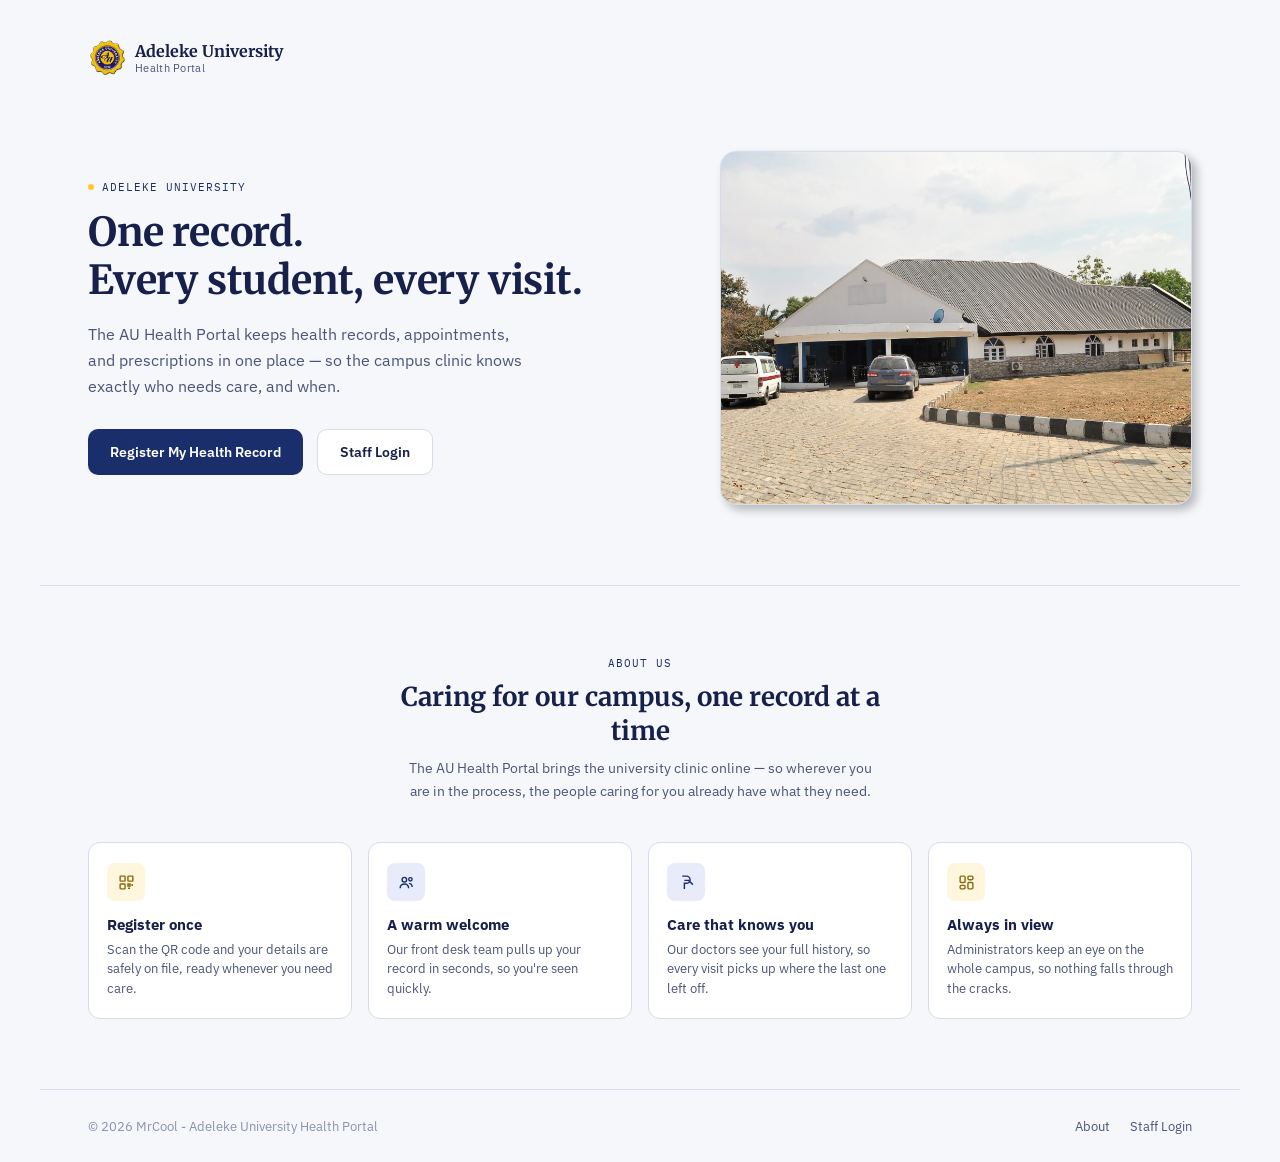
<file: index.html>
<!doctype html>
<html lang="en">
  <head>
    <meta charset="UTF-8" />
    <meta name="viewport" content="width=device-width, initial-scale=1.0" />
    <title>Adeleke University Health Portal</title>
    <link rel="preconnect" href="https://fonts.googleapis.com" />
    <link
      href="https://fonts.googleapis.com/css2?family=Merriweather:ital,wght@0,400;0,700;1,400&family=IBM+Plex+Sans:wght@400;500;600;700&family=IBM+Plex+Mono:wght@400;500&display=swap"
      rel="stylesheet"
    />
    <link rel="stylesheet" href="style.css">
  </head>
  <body>
    <header>
      <div class="brand">
        <img src="assets/au-logo.png" alt="Adeleke University logo" />
        <div>
          <div class="brand-text-name">Adeleke University</div>
          <div class="brand-text-sub">Health Portal</div>
        </div>
      </div>
    </header>

    <section class="hero">
      <div>
        <div class="dot-au">
          <span class="dot"></span>Adeleke University
        </div>
        <h1>One record.<br />Every student, every visit.</h1>
        <p class="hero-subtext">
          The AU Health Portal keeps health records, appointments, and
          prescriptions in one place — so the campus clinic knows exactly who
          needs care, and when.
        </p>
        <div class="hero-actions">
          <button
            class="btn btn-primary"
            onclick="window.location.href='register.html'"
          >
            Register My Health Record
          </button>
          <button
            class="btn btn-ghost"
            onclick="window.location.href='staff.html'"
          >
            Staff Login
          </button>
        </div>
      </div>

      <div class="hero-image">
  <img
    src="assets/AU-Medical.jpg"
    alt="Adeleke University Medical Center"
  />
</div>
    </section>

    <section class="about" id="about">
      <div class="about-intro">
        <div class="about-title">About Us</div>
        <h2>Caring for our campus, one record at a time</h2>
        <p class="about-subtext">
          The AU Health Portal brings the university clinic online — so wherever
          you are in the process, the people caring for you already have what
          they need.
        </p>
      </div>

      <div class="about-grid">
        <div class="about-card">
          <div class="about-icon gold">
            <svg
              viewBox="0 0 24 24"
              fill="none"
              stroke="currentColor"
              stroke-width="2"
            >
              <rect x="3" y="3" width="7" height="7" rx="1" />
              <rect x="14" y="3" width="7" height="7" rx="1" />
              <rect x="3" y="14" width="7" height="7" rx="1" />
              <path d="M14 14h3v3h-3zM20 14v3M14 20h3M20 20h.01" />
            </svg>
          </div>
          <h3>Register once</h3>
          <p>
            Scan the QR code and your details are safely on file, ready whenever
            you need care.
          </p>
        </div>
        <div class="about-card">
          <div class="about-icon blue">
            <svg
              viewBox="0 0 24 24"
              fill="none"
              stroke="currentColor"
              stroke-width="2"
            >
              <circle cx="9" cy="8" r="3.2" />
              <path d="M3 20c0-3.5 2.7-6 6-6s6 2.5 6 6" />
              <circle cx="17.5" cy="7.5" r="2.4" />
              <path d="M15.5 13.2c2.6.3 4.5 2.4 4.5 5.3" />
            </svg>
          </div>
          <h3>A warm welcome</h3>
          <p>
            Our front desk team pulls up your record in seconds, so you're seen
            quickly.
          </p>
        </div>
        <div class="about-card">
          <div class="about-icon blue">
            <svg
              viewBox="0 0 24 24"
              fill="none"
              stroke="currentColor"
              stroke-width="2"
            >
              <path d="M6 3h6a5 5 0 010 10H9v8" />
              <path d="M9 9h6l6 6" />
            </svg>
          </div>
          <h3>Care that knows you</h3>
          <p>
            Our doctors see your full history, so every visit picks up where the
            last one left off.
          </p>
        </div>
        <div class="about-card">
          <div class="about-icon gold">
            <svg
              viewBox="0 0 24 24"
              fill="none"
              stroke="currentColor"
              stroke-width="2"
            >
              <rect x="3" y="3" width="7" height="9" rx="1.5" />
              <rect x="14" y="3" width="7" height="5" rx="1.5" />
              <rect x="14" y="12" width="7" height="9" rx="1.5" />
              <rect x="3" y="16" width="7" height="5" rx="1.5" />
            </svg>
          </div>
          <h3>Always in view</h3>
          <p>
            Administrators keep an eye on the whole campus, so nothing falls
            through the cracks.
          </p>
        </div>
      </div>
    </section>

    <footer>
      <div class="footer-note">
        © 2026 MrCool - Adeleke University Health Portal
      </div>
      <div class="footer-links">
        <a href="#about">About</a>
        <a
          href="staff.html">Staff Login</a>
      </div>
    </footer>
  </body>
</html>
</file>
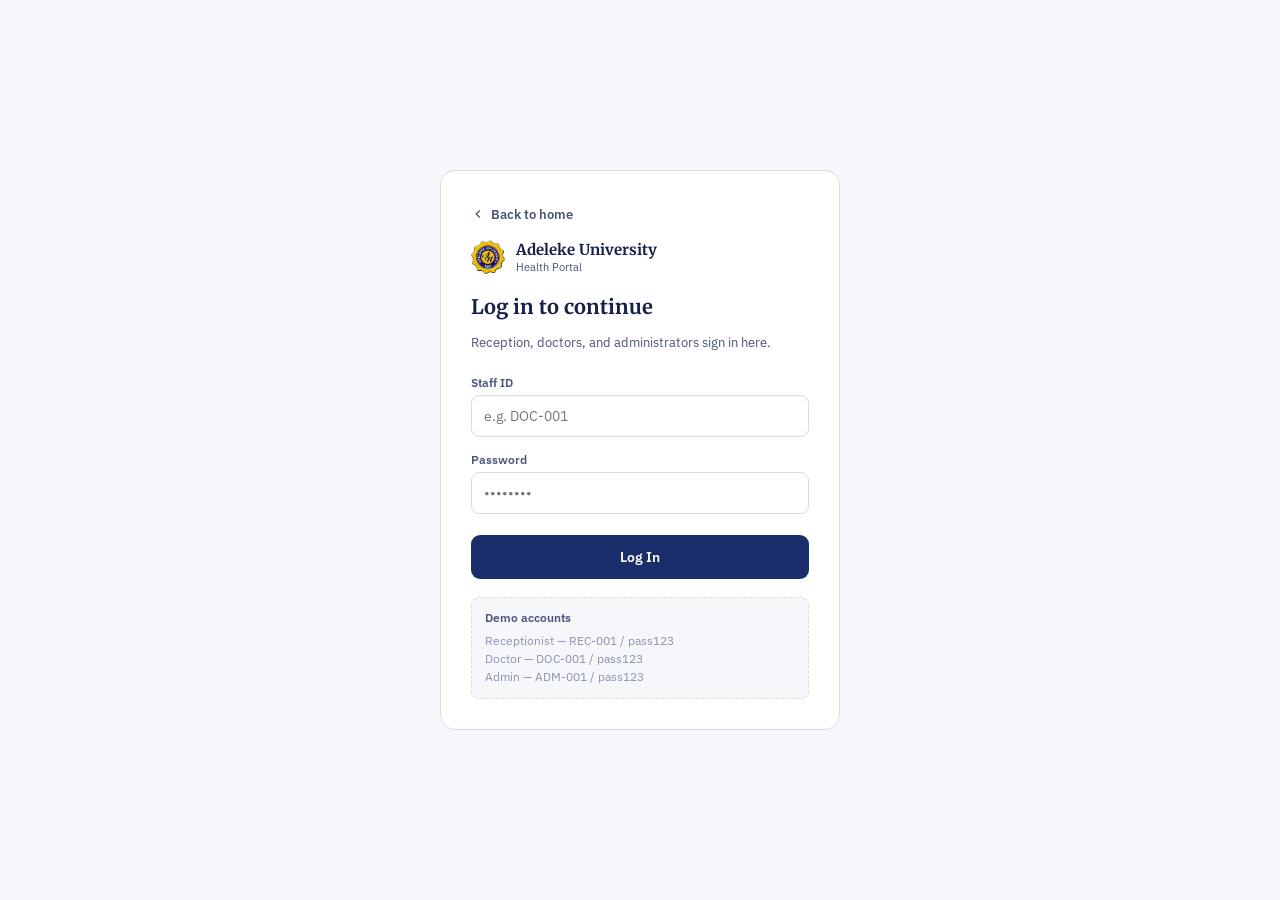
<file: doctor.html>
<!doctype html>
<html lang="en">
  <head>
    <meta charset="UTF-8" />
    <meta name="viewport" content="width=device-width, initial-scale=1.0" />
    <title>Doctor's Desk — Adeleke University Health Portal</title>
    <link rel="preconnect" href="https://fonts.googleapis.com" />
    <link
      href="https://fonts.googleapis.com/css2?family=Merriweather:ital,wght@0,700&family=IBM+Plex+Sans:wght@400;500;600&family=IBM+Plex+Mono:wght@500&display=swap"
      rel="stylesheet"
    />
    <link rel="stylesheet" href="doctor.css" />
  </head>
  <body>
    <div id="app">
      <!-- ============ LEFT NAV ============ -->
      <aside class="sidebar">
        <div class="brand">
          <img src="assets/au-logo.png" alt="Adeleke University logo" />
          <span class="brand-name">AU Health Portal</span>
        </div>
        <nav>
          <button
            class="nav-item active"
            id="nav-patients"
            onclick="switchTab('patients')"
          >
            <svg
              viewBox="0 0 24 24"
              fill="none"
              stroke="currentColor"
              stroke-width="1.8"
            >
              <circle cx="9" cy="8" r="3.2" />
              <path d="M3 20c0-3.5 2.7-6 6-6s6 2.5 6 6" />
              <circle cx="17.5" cy="7.5" r="2.4" />
              <path d="M15.5 13.2c2.6.3 4.5 2.4 4.5 5.3" />
            </svg>
            <span>Patients</span>
          </button>
          <button
            class="nav-item"
            id="nav-appointments"
            onclick="switchTab('appointments')"
          >
            <svg
              viewBox="0 0 24 24"
              fill="none"
              stroke="currentColor"
              stroke-width="1.8"
            >
              <rect x="3" y="4.5" width="18" height="16" rx="2" />
              <path d="M3 9.5h18M8 3v3M16 3v3" />
            </svg>
            <span>Appointments</span>
            <span class="nav-badge" id="pending-badge">0</span>
          </button>
          <button
            class="nav-item"
            id="nav-prescriptions"
            onclick="switchTab('prescriptions')"
          >
            <svg
              viewBox="0 0 24 24"
              fill="none"
              stroke="currentColor"
              stroke-width="1.8"
            >
              <path d="M6 3h6a5 5 0 010 10H9v8" />
              <path d="M9 9h6l6 6" />
            </svg>
            <span>Prescriptions</span>
          </button>
        </nav>
        <div class="sidebar-foot">
          <div class="avatar" id="foot-avatar">DA</div>
          <div>
            <div class="foot-name" id="foot-name">Dr. Adewale</div>
            <div class="foot-role">Doctor</div>
            <button
              class="logout-btn"
              onclick="
                sessionStorage.removeItem('loggedInRole');
                window.location.href = 'index.html';
              "
            >
              Log out
            </button>
          </div>
        </div>
      </aside>

      <!-- ============ MAIN CONTENT ============ -->
      <main>
        <!-- ---------- PATIENTS TAB ---------- -->
        <div id="tab-patients">
          <div class="topbar">
            <h1 class="page-title">Patients</h1>
            <div class="page-sub">
              Everyone registered on the AU Health Portal, A–Z
            </div>
          </div>

          <div id="patients-list-view">
            <div class="card">
              <input
                id="patient-search"
                placeholder="Search by name..."
                oninput="renderPatientsList()"
              />
            </div>
            <div class="card" style="padding: 6px 20px">
              <div id="az-patients"></div>
            </div>
          </div>

          <div id="patient-detail-view" style="display: none"></div>
        </div>

        <!-- ---------- APPOINTMENTS TAB ---------- -->
        <div id="tab-appointments" style="display: none">
          <div class="topbar">
            <h1 class="page-title">Appointments</h1>
            <div class="page-sub">Booked by reception</div>
          </div>
          <div class="card">
            <div id="appointments-table"></div>
          </div>
        </div>

        <!-- ---------- PRESCRIPTIONS TAB ---------- -->
        <div id="tab-prescriptions" style="display: none">
          <div class="topbar">
            <div class="card-title-row" style="margin-bottom: 0">
              <div>
                <h1 class="page-title">Prescriptions</h1>
                <div class="page-sub">
                  Every prescription written for a patient
                </div>
              </div>
              <button class="btn btn-primary" onclick="openPrescriptionModal()">
                + New Prescription
              </button>
            </div>
          </div>
          <div class="card">
            <div class="card-title-row">
              <div class="card-title" style="margin-bottom: 0">
                All Prescriptions
              </div>
              <select id="rx-day-filter" onchange="renderPrescriptions()">
                <option value="all">All</option>
                <option value="today">Today</option>
                <option value="yesterday">Yesterday</option>
                <option value="thisWeek">This Week</option>
                <option value="lastWeek">Last Week</option>
                <option value="last2Weeks">Last 2 Weeks</option>
                <option value="past3Months">Past 3 Months</option>
              </select>
            </div>
            <div id="prescriptions-table"></div>
          </div>
        </div>
      </main>
    </div>

    <!-- ============ NEW PRESCRIPTION MODAL ============ -->
    <div class="modal-backdrop" id="rx-modal-backdrop">
      <div class="modal">
        <h3>New Prescription</h3>
        <div class="field">
          <label>Prescribing Doctor</label>
          <input id="rx-doctor-display" disabled />
        </div>
        <div class="field" style="position: relative">
          <label>Patient</label>
          <input
            id="rx-patient-input"
            type="text"
            placeholder="Start typing the patient's name..."
            autocomplete="off"
            oninput="renderRxSuggestions()"
          />
          <div id="rx-suggestions" class="rx-suggestions"></div>
        </div>
        <div class="field">
          <label>Condition</label>
          <input
            id="rx-condition"
            placeholder="e.g. Malaria, migraine, sprained ankle"
          />
        </div>
        <div class="field">
          <label>Medication</label>
          <input
            id="rx-medication"
            placeholder="e.g. Coartem 20/120mg, 2x daily"
          />
        </div>
        <div class="field">
          <label>Date</label>
          <input id="rx-date" type="date" />
        </div>
        <div class="modal-actions">
          <button class="btn btn-ghost" onclick="closePrescriptionModal()">
            Cancel
          </button>
          <button class="btn btn-primary" onclick="submitPrescription()">
            Save Prescription
          </button>
        </div>
      </div>
    </div>

    <div class="toast" id="toast"></div>

    <script src="doctor.js"></script>
  </body>
</html>
</file>
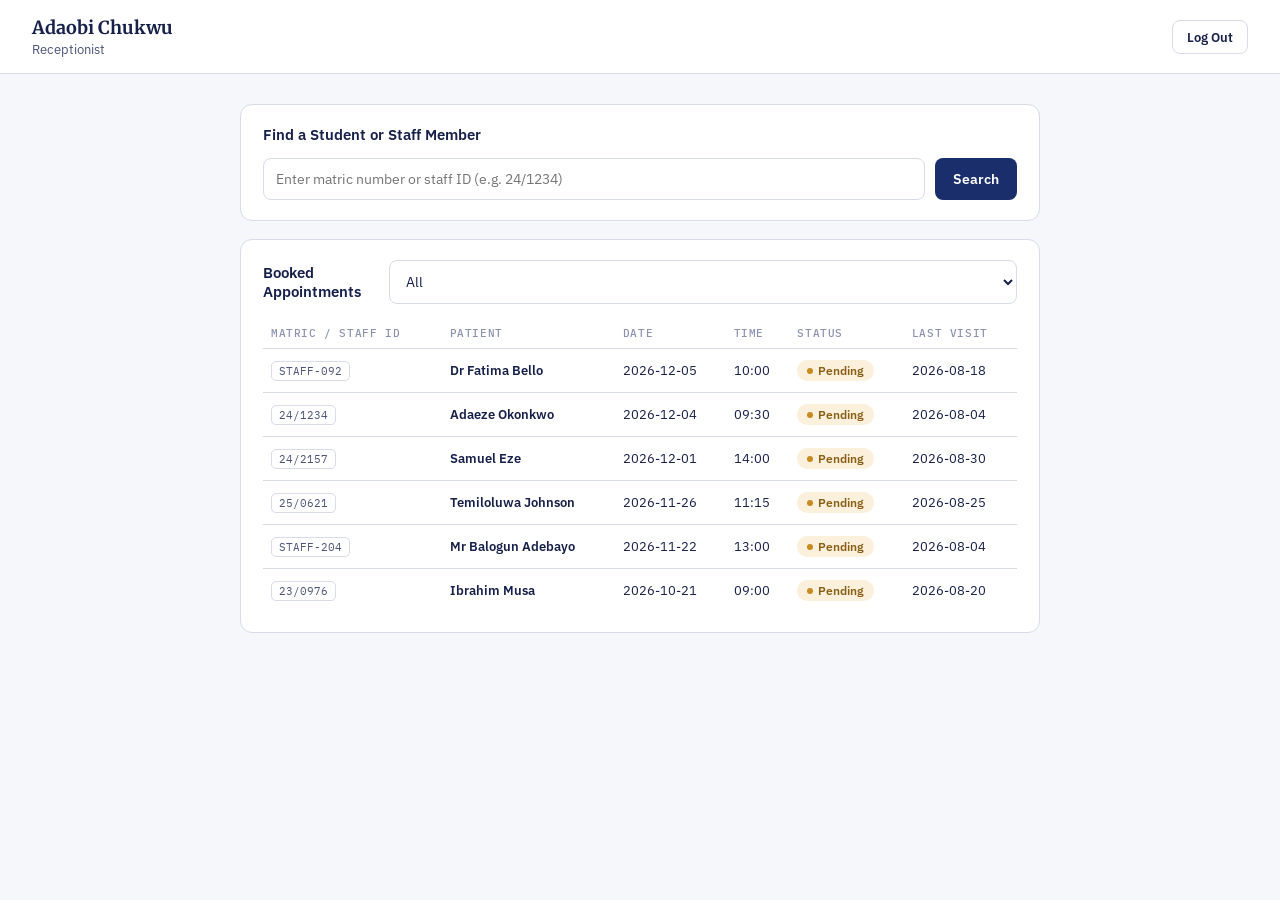
<file: Receptionist.html>
<!doctype html>
<html lang="en">
  <head>
    <meta charset="UTF-8" />
    <meta name="viewport" content="width=device-width, initial-scale=1.0" />
    <title>Front Desk — Adeleke University Health Portal</title>
    <link rel="preconnect" href="https://fonts.googleapis.com" />
    <link
      href="https://fonts.googleapis.com/css2?family=Merriweather:ital,wght@0,700&family=IBM+Plex+Sans:wght@400;500;600&family=IBM+Plex+Mono:wght@500&display=swap"
      rel="stylesheet"
    />
    <link rel="stylesheet" href="receptionist.css" />
  </head>
  <body>
    <header class="topbar">
      <div>
        <div class="topbar-title">Adaobi Chukwu</div>
        <div class="topbar-sub">Receptionist</div>
      </div>
      <button
        class="btn-ghost"
        onclick="window.location.href='index.html'"
      >
        Log Out
      </button>
    </header>

    <main class="body">
      <!-- ============ SEARCH CARD ============ -->
      <div class="card">
           <div class="card-title">Find a Student or Staff Member</div>
         <div class="search-row">
           <input
            id="search-input"
            placeholder="Enter matric number or staff ID (e.g. 24/1234)"
            onkeydown="if (event.key === 'Enter') search();"
            />
           <button class="btn-primary" onclick="search()">Search</button>
         </div>
         <div id="recent-searches"></div>
         <div id="search-result"></div>
      </div>

      <!-- ============ BOOKED APPOINTMENTS CARD ============ -->
      <div class="card">
        <div class="card-title-row">
          <div class="card-title" style="margin-bottom: 0">
            Booked Appointments
          </div>
          <select id="day-filter" onchange="renderAppointments()">
            <option value="all">All</option>
            <option value="today">Today</option>
            <option value="yesterday">Yesterday</option>
            <option value="thisWeek">This Week</option>
            <option value="lastWeek">Last Week</option>
            <option value="last2Weeks">Last 2 Weeks</option>
            <option value="past3Months">Past 3 Months</option>
          </select>
        </div>
        <div id="appts-table"></div>
      </div>
    </main>

    <!-- ============ BOOK APPOINTMENT MODAL ============ -->
    <div class="modal-backdrop" id="modal-backdrop">
      <div class="modal">
        <h3>Book Appointment</h3>
        <div class="field">
          <label>Patient</label>
          <input id="apt-patient-display" disabled />
        </div>
        <div class="field">
          <label>Date</label>
          <input id="apt-date" type="date" />
        </div>
        <div class="field">
          <label>Time</label>
          <input id="apt-time" type="time" />
        </div>
        <div id="TD-error"></div>
        <div class="modal-actions">
          <button class="btn-ghost" onclick="closeModal()">Cancel</button>
          <button class="btn-primary" onclick="confirmBooking()">
            Book Appointment
          </button>
        </div>
      </div>
    </div>

    <div class="toast" id="toast"></div>

    <script src="receptionist.js"></script>
  </body>
</html>
</file>
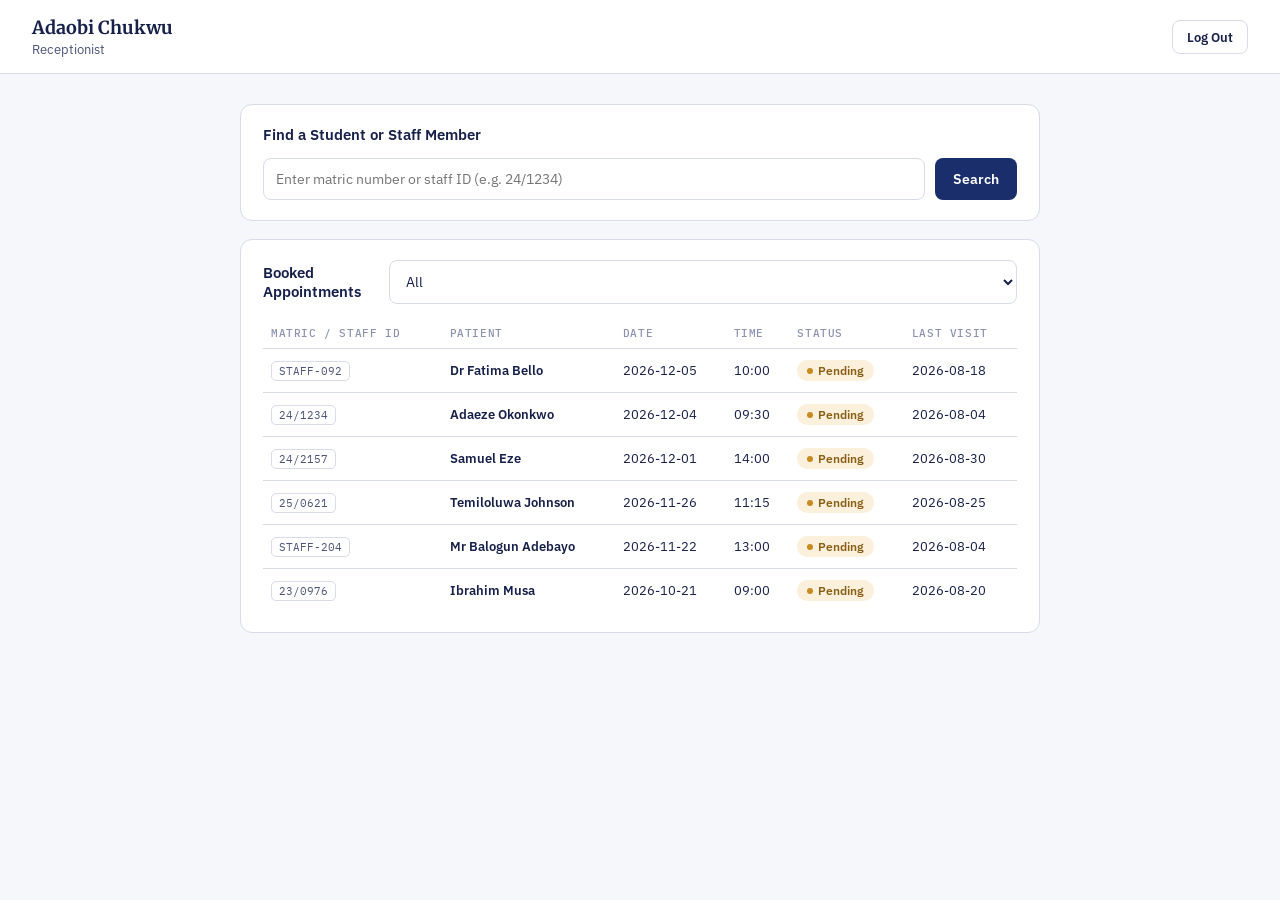
<file: receptionist.html>
<!doctype html>
<html lang="en">
  <head>
    <meta charset="UTF-8" />
    <meta name="viewport" content="width=device-width, initial-scale=1.0" />
    <title>Front Desk — Adeleke University Health Portal</title>
    <link rel="preconnect" href="https://fonts.googleapis.com" />
    <link
      href="https://fonts.googleapis.com/css2?family=Merriweather:ital,wght@0,700&family=IBM+Plex+Sans:wght@400;500;600&family=IBM+Plex+Mono:wght@500&display=swap"
      rel="stylesheet"
    />
    <link rel="stylesheet" href="receptionist.css" />
  </head>
  <body>
    <header class="topbar">
      <div>
        <div class="topbar-title">Adaobi Chukwu</div>
        <div class="topbar-sub">Receptionist</div>
      </div>
      <button
        class="btn-ghost"
        onclick="window.location.href='index.html'"
      >
        Log Out
      </button>
    </header>

    <main class="body">
      <!-- ============ SEARCH CARD ============ -->
      <div class="card">
           <div class="card-title">Find a Student or Staff Member</div>
         <div class="search-row">
           <input
            id="search-input"
            placeholder="Enter matric number or staff ID (e.g. 24/1234)"
            onkeydown="if (event.key === 'Enter') search();"
            />
           <button class="btn-primary" onclick="search()">Search</button>
         </div>
         <div id="recent-searches"></div>
         <div id="search-result"></div>
      </div>

      <!-- ============ BOOKED APPOINTMENTS CARD ============ -->
      <div class="card">
        <div class="card-title-row">
          <div class="card-title" style="margin-bottom: 0">
            Booked Appointments
          </div>
          <select id="day-filter" onchange="renderAppointments()">
            <option value="all">All</option>
            <option value="today">Today</option>
            <option value="yesterday">Yesterday</option>
            <option value="thisWeek">This Week</option>
            <option value="lastWeek">Last Week</option>
            <option value="last2Weeks">Last 2 Weeks</option>
            <option value="past3Months">Past 3 Months</option>
          </select>
        </div>
        <div id="appts-table"></div>
      </div>
    </main>

    <!-- ============ BOOK APPOINTMENT MODAL ============ -->
    <div class="modal-backdrop" id="modal-backdrop">
      <div class="modal">
        <h3>Book Appointment</h3>
        <div class="field">
          <label>Patient</label>
          <input id="apt-patient-display" disabled />
        </div>
        <div class="field">
          <label>Date</label>
          <input id="apt-date" type="date" />
        </div>
        <div class="field">
          <label>Time</label>
          <input id="apt-time" type="time" />
        </div>
        <div id="TD-error"></div>
        <div class="modal-actions">
          <button class="btn-ghost" onclick="closeModal()">Cancel</button>
          <button class="btn-primary" onclick="confirmBooking()">
            Book Appointment
          </button>
        </div>
      </div>
    </div>

    <div class="toast" id="toast"></div>

    <script src="receptionist.js"></script>
  </body>
</html>
</file>
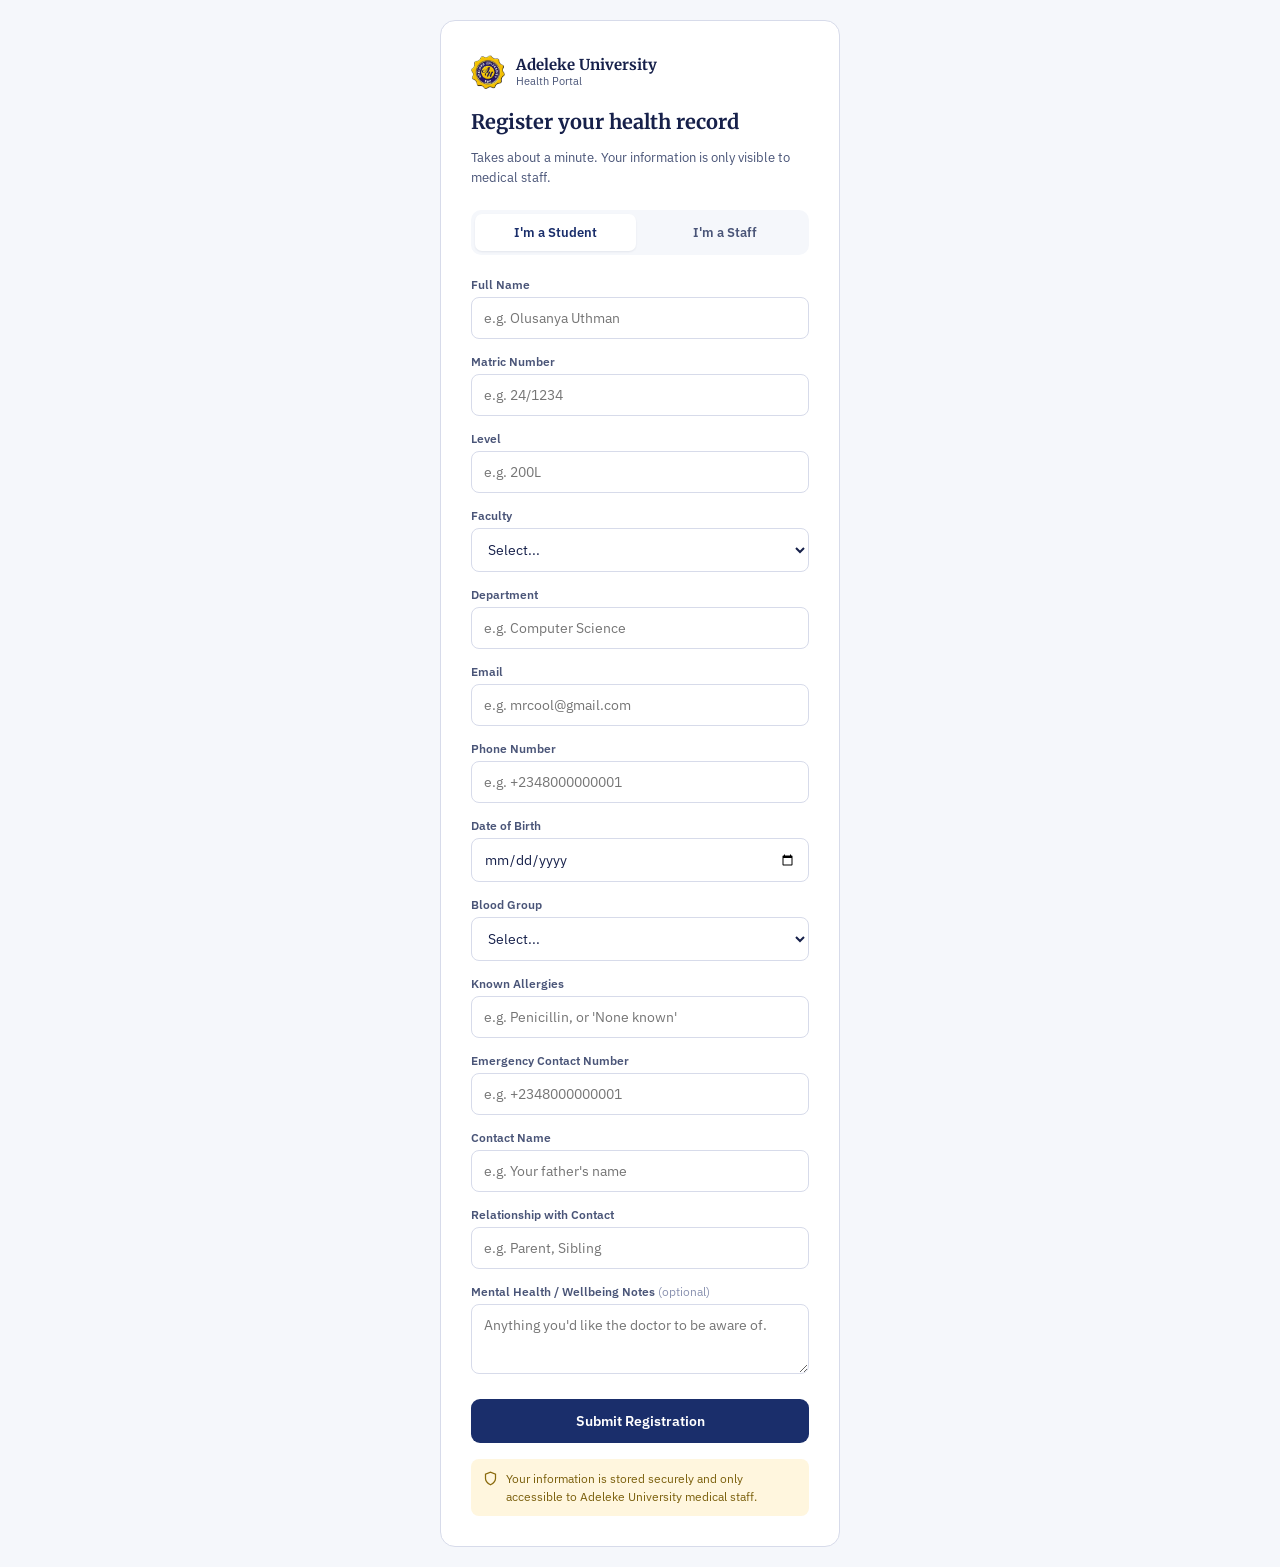
<file: register.html>
<!doctype html>
<html lang="en">
  <head>
    <meta charset="UTF-8" />
    <meta name="viewport" content="width=device-width, initial-scale=1.0" />
    <title>Register — Adeleke University Health Portal</title>
    <link rel="preconnect" href="https://fonts.googleapis.com" />
    <link
      href="https://fonts.googleapis.com/css2?family=Merriweather:ital,wght@0,400;0,700;1,400&family=IBM+Plex+Sans:wght@400;500;600&display=swap"
      rel="stylesheet"
    />
    <link rel="stylesheet" href="regAndStaf.css" />
  </head>
  <body>
    <div class="wrap">
      <div class="form-card">
        <!-- ============ REGISTRATION FORM VIEW ============ -->
        <div id="form-view">
          <div class="brand">
            <img src="assets/au-logo.png" alt="Adeleke University logo" />
            <div>
              <div class="brand-name">Adeleke University</div>
              <div class="brand-sub">Health Portal</div>
            </div>
          </div>

          <h1>Register your health record</h1>
          <p class="form-sub">
            Takes about a minute. Your information is only visible to medical
            staff.
          </p>

          <!-- toggle swaps ID label + placeholder between Student and Staff,
               and shows/hides the Title field and the Level/Faculty fields -->
          <div class="type-toggle">
            <button
              type="button"
              id="toggle-student"
              class="active"
              onclick="setType('Student')"
            >
              I'm a Student
            </button>
            <button type="button" id="toggle-staff" onclick="setType('Staff')">
              I'm a Staff
            </button>
          </div>

          <div id="form-error"></div>

          <form id="reg-form" onsubmit="return submitRegistration(event);">
            <!-- Staff-only: Title -->
            <div class="field" id="title-field" style="display: none">
              <label>Title</label>
              <select id="r-title">
                <option value="" disabled selected>Select...</option>
                <option>Mr.</option>
                <option>Mrs.</option>
                <option>Miss</option>
                <option>Dr.</option>
                <option>Prof.</option>
                <option>Engr.</option>
                <option>Other</option>
              </select>
            </div>

            <div class="field">
              <label>Full Name</label>
              <input id="r-name" placeholder="e.g. Olusanya Uthman" required/>
            </div>

            <div class="field">
              <label id="id-label">Matric Number</label>
              <input id="r-id" placeholder="e.g. 24/1234" oninput="this.value=this.value.replace(/[^0-9/]/g,'')" required/>
            </div>

            <!-- Student-only: Level + Faculty, wrapped so both can be
                 shown/hidden together with one line of JS -->
            <div id="student-only-fields">
              <div class="field">
                <label>Level</label>
                <input id="r-level" placeholder="e.g. 200L" required />
              </div>

              <div class="field">
                <label>Faculty</label>
                <select id="r-faculty" required>
                  <option value="" disabled selected>Select...</option>
                  <option>FBMS</option>
                  <option>FBSS</option>
                  <option>FOE</option>
                  <option>FOS</option>
                  <option>FOL</option>
                  <option>FOA</option>
                  <option>FOHS</option>
                  <option>FOP</option>
                </select>
              </div>
            </div>

            <div class="field">
              <label id="department-label">Department</label>
              <input id="r-department" placeholder="e.g. Computer Science" required/>
            </div>

            <div class="field">
              <label>Email</label>
              <input id="r-email" placeholder="e.g. mrcool@gmail.com" required />
            </div>

            <div class="field">
              <label>Phone Number</label>
              <input id="r-phone" placeholder="e.g. +2348000000001" required />
            </div>

            <div class="field">
              <label>Date of Birth</label>
              <input id="r-dob" type="date" required/>
            </div>

            <div class="field">
              <label>Blood Group</label>
              <select id="r-blood" required>
                <option value="" disabled selected>Select...</option>
                <option>O+</option>
                <option>O-</option>
                <option>A+</option>
                <option>A-</option>
                <option>B+</option>
                <option>B-</option>
                <option>AB+</option>
                <option>AB-</option>
              </select>
            </div>

            <div class="field">
              <label>Known Allergies</label>
              <input
                id="r-allergies"
                placeholder="e.g. Penicillin, or 'None known'"
                required
              />
            </div>

            <div class="field">
              <label>Emergency Contact Number</label>
              <input
                required
                type="tel"
                id="r-emergency-phone"
                placeholder="e.g. +2348000000001"
              />
            </div>

            <div class="field">
              <label>Contact Name</label>
              <input
                required
                id="r-emergency-name"
                placeholder="e.g. Your father's name"
              />
            </div>

            <div class="field">
              <label>Relationship with Contact</label>
              <input
                required
                id="r-emergency-relationship"
                placeholder="e.g. Parent, Sibling"
              />
            </div>

            <div class="field">
              <label
                >Mental Health / Wellbeing Notes
                <span class="hint">(optional)</span></label
              >
              <textarea
                id="r-mental"
                placeholder="Anything you'd like the doctor to be aware of."
              ></textarea>
            </div>

            <button type="submit" class="btn-submit">
              Submit Registration
            </button>
          </form>

          <div class="privacy-note">
            <svg
              viewBox="0 0 24 24"
              fill="none"
              stroke="currentColor"
              stroke-width="2"
            >
              <path d="M12 22s8-4 8-10V5l-8-3-8 3v7c0 6 8 10 8 10z" />
            </svg>
            <p>
              Your information is stored securely and only accessible to Adeleke
              University medical staff.
            </p>
          </div>
        </div>

        <!-- ============ SUCCESS VIEW (hidden until submit) ============ -->
        <div id="success-view" class="success-view">
          <div class="success-icon">
            <svg
              viewBox="0 0 24 24"
              fill="none"
              stroke="currentColor"
              stroke-width="2.4"
            >
              <path d="M20 6L9 17l-5-5" />
            </svg>
          </div>
          <h1>You're registered</h1>
          <p>
            Your record has been saved. Show your ID at the health center front
            desk any time you visit.
          </p>
          <button class="btn-secondary" onclick="resetForm()">
            Register Another Person
          </button>
        </div>
      </div>
    </div>

    <script src="register.js"></script>
  </body>
</html>
</file>
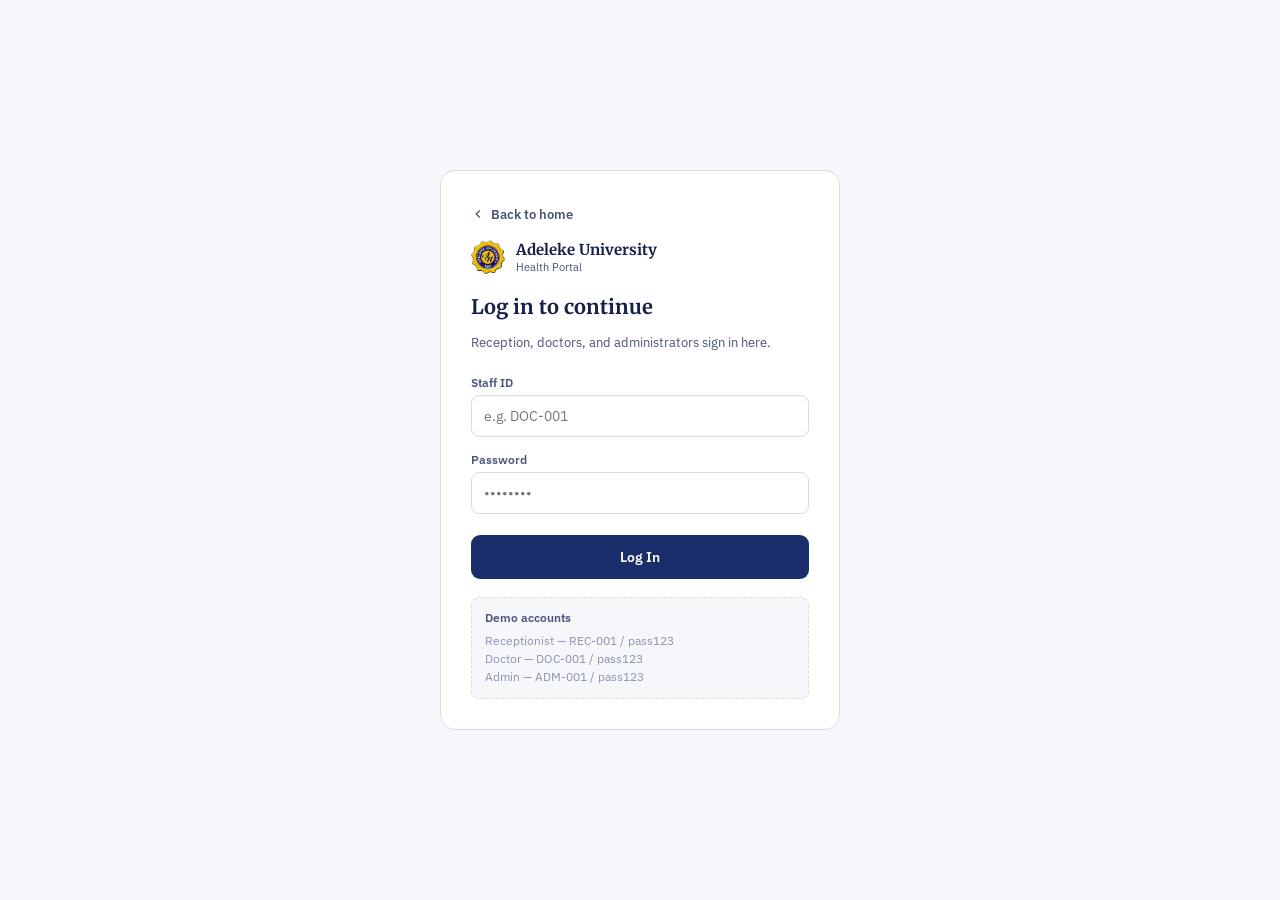
<file: staff.html>
<!doctype html>
<html lang="en">
  <head>
    <meta charset="UTF-8" />
    <meta name="viewport" content="width=device-width, initial-scale=1.0" />
    <title>Staff Login — Adeleke University Health Portal</title>
    <link rel="preconnect" href="https://fonts.googleapis.com" />
    <link
      href="https://fonts.googleapis.com/css2?family=Merriweather:ital,wght@0,400;0,700;1,400&family=IBM+Plex+Sans:wght@400;500;600&display=swap"
      rel="stylesheet"
    />
    <link rel="stylesheet" href="regAndStaf.css" />
  </head>
  <body>
    <div class="wrap">
      <div class="form-card">
        <!-- ============ LOGIN FORM VIEW ============ -->
        <div id="login-view">
          <a class="back-link" href="index.html">
            <svg
              viewBox="0 0 24 24"
              fill="none"
              stroke="currentColor"
              stroke-width="2.2"
            >
              <path d="M15 18l-6-6 6-6" />
            </svg>
            Back to home
          </a>

          <div class="brand">
            <img src="assets/au-logo.png" alt="Adeleke University logo" />
            <div>
              <div class="brand-name">Adeleke University</div>
              <div class="brand-sub">Health Portal</div>
            </div>
          </div>

          <h1>Log in to continue</h1>
          <p class="form-sub">
            Reception, doctors, and administrators sign in here.
          </p>

          <div id="login-error"></div>

          <form id="login-form" onsubmit="return submitLogin(event);">
            <div class="field">
              <label>Staff ID</label>
              <input id="l-id" placeholder="e.g. DOC-001" required />
            </div>
            <div class="field">
              <label>Password</label>
              <input
                id="l-pass"
                type="password"
                placeholder="••••••••"
                required
              />
            </div>
            <button type="submit" class="btn-submit">Log In</button>
          </form>

          <div class="demo-note">
            <strong>Demo accounts</strong>
            Receptionist — REC-001 / pass123<br />
            Doctor — DOC-001 / pass123<br />
            Admin — ADM-001 / pass123
          </div>
        </div>

        <!-- ============ RESULT VIEW (shown after a successful login) ============ -->
        <div id="result-view" class="success-view">
          <div class="success-icon">
            <svg
              viewBox="0 0 24 24"
              fill="none"
              stroke="currentColor"
              stroke-width="2.4"
            >
              <path d="M20 6L9 17l-5-5" />
            </svg>
          </div>
          <h1>Welcome, <span id="result-name"></span></h1>
          <div class="role-pill" id="result-role"></div>
          <p style="font-size: 12.5px; color: var(--ink-faint)">
            This is a placeholder — the real build will route you straight to
            your dashboard from here.
          </p>
        </div>
      </div>
    </div>

    <script src="staff.js"></script>
  </body>
</html>
</file>
<file: style.css>
:root {
    --blue: #1A2E6B;
    --blue-dark: #12204D;
    --blue-tint: #E8ECFA;
    --yellow: #FFC72C;
    --yellow-tint: #FFF6DE;
    --ink: #16204A;
    --ink-soft: #4A5578;
    --ink-faint: #8A92B0;
    --bg: #F5F7FB;
    --surface: #FFFFFF;
    --line: #D7DBEA;
}

* {
    box-sizing: border-box;
}

html,
body {
    margin: 0;
    padding: 0;
}

body{
    background: var(--bg);
    color: var(--ink);
    font-family: 'IBM Plex Sans', sans-serif;
    -webkit-font-smoothing: antialiased;
}

h1,
h2,
h3 {
    font-family: 'Merriweather', serif;
    margin: 0;
}

a {
    color: inherit;
}

button:focus-visible {
    outline: 2px solid var(--blue);
    outline-offset: 2px;
}

@media (prefers-reduced-motion: reduce) {
    * {
        animation-duration: 0.01ms !important;
        transition-duration: 0.01ms !important;
    }
}

/* ---------- Header ---------- */

header {
    display: flex;
    align-items: center;
    justify-content: space-between;
    padding: 20px 50px;
    max-width: 1200px;
    margin: 0 auto;
}

.brand {
    display: flex;
    align-items: center;
    gap: 10px;
    margin-top: 20px;
}

.brand img {
    height: 35px;
    width: auto;
    display: block;
}

.brand-text-name {
    font-family: 'Merriweather', serif;
    font-size: 16px;
    font-weight: 700;
    line-height: 1.25;
}

.brand-text-sub {
    font-family: 'IBM Plex Sans', sans-serif;
    font-size: 11px;
    color: var(--ink-soft);
    letter-spacing: 0.3px;
}

/* ---------- HERO ---------- */
.hero {
    max-width: 1200px;
    margin: 0 auto;
    padding: 56px 48px 80px 48px;
    display: grid;
    grid-template-columns: 1.1fr 0.9fr;
    gap: 56px;
    align-items: center;
}

.dot-au {
    font-family: 'IBM Plex Mono', monospace;
    font-size: 11px;
    letter-spacing: 1px;
    text-transform: uppercase;
    color: var(--blue);
    margin-bottom: 14px;
    display: flex;
    align-items: center;
    gap: 8px;
}

.dot {
    width: 6px;
    height: 6px;
    border-radius: 50%;
    background: var(--yellow);
}

.hero h1 {
    font-size: 40px;
    line-height: 1.2;
    font-weight: 700;
    letter-spacing: -0.2px;
    color: var(--ink);
}

.hero .hero-subtext {
    font-size: 16px;
    color: var(--ink-soft);
    line-height: 1.6;
    margin: 18px 0 30px 0;
    max-width: 440px;
}

.hero-actions {
    display: flex;
    gap: 14px;
    flex-wrap: wrap;
}

.btn {
    display: inline-flex;
    align-items: center;
    gap: 8px;
    padding: 13px 22px;
    border-radius: 10px;
    border: none;
    font-family: 'IBM Plex Sans', sans-serif;
    font-size: 14px;
    font-weight: 600;
    cursor: pointer;
    transition: transform 0.12s, background 0.15s;
    text-decoration: none;
}

.btn:active {
    transform: scale(0.97);
}

.btn-primary {
    background: var(--blue);
    color: #fff;
}

.btn-primary:hover {
    background: var(--blue-dark);
}

.btn-ghost {
    background: var(--surface);
    color: var(--ink);
    border: 1px solid var(--line);
}

.btn-ghost:hover {
    border-color: var(--blue);
    color: var(--blue-dark);
}

/* right-side panel behind the hero copy */
/* right-side image — the medical center photo */
.hero-image {
  border-radius: 16px;
  overflow: hidden;
  aspect-ratio: 4 / 3;
  background: var(--blue-tint);
  border: 1px solid var(--line);
  box-shadow: 5px 5px 10px rgba(0, 0, 0, 0.256);
}

.hero-image img {
  width: 100%;
  height: 100%;
  object-fit: cover;
  display: block;
  
}

/* ---------- ABOUT US ---------- */
.about {
    max-width: 1200px;
    margin: 0 auto;
    padding: 70px 48px;
    border-top: 1px solid var(--line);
}

.about-intro {
    text-align: center;
    max-width: 480px;
    margin: 0 auto 40px auto;
}

.about-title {
    font-family: 'IBM Plex Mono', monospace;
    font-size: 11px;
    letter-spacing: 1px;
    text-transform: uppercase;
    color: var(--blue);
    margin-bottom: 10px;
}

.about-intro h2 {
    font-size: 26px;
    font-weight: 700;
    line-height: 1.3;
}

.about-subtext {
    color: var(--ink-soft);
    font-size: 14px;
    margin-top: 10px;
    line-height: 1.6;
}

.about-grid {
    display: grid;
    grid-template-columns: repeat(4, 1fr);
    gap: 16px;
}

.about-card {
    background: var(--surface);
    border: 1px solid var(--line);
    border-radius: 12px;
    padding: 20px 18px;
}

.about-icon {
    width: 38px;
    height: 38px;
    border-radius: 8px;
    display: flex;
    align-items: center;
    justify-content: center;
    margin-bottom: 14px;
}

.about-icon.gold {
    background: var(--yellow-tint);
    color: #8A6A0D;
}

.about-icon.blue {
    background: var(--blue-tint);
    color: var(--blue);
}

.about-icon svg {
    width: 17px;
    height: 17px;
}

.about-card h3 {
    font-size: 14.5px;
    font-weight: 700;
    margin-bottom: 6px;
    font-family: 'IBM Plex Sans', sans-serif;
}

.about-card p {
    font-size: 12.5px;
    color: var(--ink-soft);
    line-height: 1.55;
    margin: 0;
}

/* ---------- FOOTER ---------- */
footer {
    border-top: 1px solid var(--line);
    padding: 28px 48px;
    max-width: 1200px;
    margin: 0 auto;
    display: flex;
    align-items: center;
    justify-content: space-between;
    flex-wrap: wrap;
    gap: 12px;
}

.footer-note {
    font-size: 12.5px;
    color: var(--ink-faint);
}

.footer-links {
    display: flex;
    gap: 20px;
    font-size: 12.5px;
    color: var(--ink-soft);
}

.footer-links a {
    text-decoration: none;
}

.footer-links a:hover {
    color: var(--blue);
    text-decoration: underline;
}

@media(max-width:860px) {

    header{
        padding: 20px;
    }

    .brand{
        gap: 5px;
    }
    .brand img{
        height: 30px;
    }

    .brand-text-name{
        font-size: 13px;
        line-height: 1;
    }

    .brand-text-sub{
        font-size: 10px;
        
    }

    .hero,
    .about-grid {
        grid-template-columns: 1fr;
    }

    .about-grid {
        grid-template-columns: 1fr 1fr;
    }

    .hero h1 {
        font-size: 32px;
    }

    .nav,
    .hero,
    .about,
    footer {
        padding-left: 24px;
        padding-right: 24px;
    }
}

@media(max-width:600px) {
    .nav {
        padding: 16px 20px;
    }

    .hero {
        padding: 32px 20px 48px 20px;
        gap: 32px;
    }

    .hero h1 {
        font-size: 26px;
    }

    .hero p.lead {
        font-size: 14px;
        max-width: none;
    }

    .hero-actions {
        flex-direction: column;
    }

    .hero-actions .btn {
        width: 100%;
        justify-content: center;
    }

    .about {
        padding: 44px 20px;
    }

    .about-grid {
        grid-template-columns: 1fr;
    }

    footer {
        padding: 20px;
        flex-direction: column;
        align-items: flex-start;
    }
}
</file>
<file: doctor.css>
/* ============================================================
   AU HEALTH PORTAL — DOCTOR PAGE STYLESHEET
   Used ONLY by doctor.html. Fully separate from every other
   page's CSS file.
   ============================================================ */

:root {
    --blue: #1A2E6B;
    --blue-dark: #12204D;
    --blue-tint: #E8ECFA;
    --yellow: #FFC72C;
    --yellow-tint: #FFF6DE;
    --ink: #16204A;
    --ink-soft: #4A5578;
    --ink-faint: #8A92B0;
    --bg: #F5F7FB;
    --surface: #FFFFFF;
    --line: #D7DBEA;
    --accent-warn: #B3471C;
    --accent-warn-tint: #FBE7DF;
    --amber: #8A5E14;
    --amber-tint: #FBF0DC;
}

* {
    box-sizing: border-box;
}

html,
body {
    margin: 0;
    padding: 0;
}

body {
    background: var(--bg);
    color: var(--ink);
    font-family: 'IBM Plex Sans', sans-serif;
    -webkit-font-smoothing: antialiased;
}

h1,
h2 {
    font-family: 'Merriweather', serif;
    margin: 0;
}

button:focus-visible,
input:focus-visible,
select:focus-visible,
textarea:focus-visible {
    outline: 2px solid var(--blue);
    outline-offset: 2px;
}

#app {
    display: flex;
    min-height: 100vh;
}

/* ---------------------------------------------------------
   LEFT NAV
   --------------------------------------------------------- */
.sidebar {
    width: 220px;
    flex-shrink: 0;
    background: var(--blue-dark);
    color: #E8ECFA;
    display: flex;
    flex-direction: column;
    padding: 22px 16px;
    position: sticky;
    top: 0;
    height: 100vh;
}

.brand {
    display: flex;
    align-items: center;
    gap: 9px;
    padding: 4px 6px 22px 6px;
}

.brand img {
    height: 28px;
    width: auto;
    display: block;
}

.brand-name {
    font-family: 'Merriweather', serif;
    font-size: 14px;
    font-weight: 700;
    line-height: 1.3;
}

nav {
    display: flex;
    flex-direction: column;
    gap: 2px;
}

.nav-item {
    display: flex;
    align-items: center;
    gap: 11px;
    padding: 10px 12px;
    border-radius: 8px;
    color: #C7CFEA;
    text-decoration: none;
    font-size: 13.5px;
    font-weight: 500;
    cursor: pointer;
    border: none;
    background: none;
    width: 100%;
    text-align: left;
    font-family: inherit;
    transition: background 0.15s, color 0.15s;
}

.nav-item svg {
    width: 17px;
    height: 17px;
    flex-shrink: 0;
    opacity: 0.85;
}

.nav-item:hover {
    background: rgba(255, 255, 255, 0.06);
    color: #fff;
}

.nav-item.active {
    background: #E8ECFA;
    color: var(--blue-dark);
}

.nav-badge {
    margin-left: auto;
    background: var(--yellow);
    color: #5C4400;
    font-size: 10.5px;
    font-weight: 700;
    padding: 1px 7px;
    border-radius: 10px;
}

.nav-item.active .nav-badge {
    background: var(--blue);
    color: #fff;
}

.sidebar-foot {
    margin-top: auto;
    padding-top: 16px;
    border-top: 1px solid rgba(255, 255, 255, 0.1);
    display: flex;
    align-items: center;
    gap: 10px;
}

.avatar {
    width: 32px;
    height: 32px;
    border-radius: 50%;
    background: var(--yellow);
    color: #5C4400;
    display: flex;
    align-items: center;
    justify-content: center;
    font-weight: 700;
    font-size: 12px;
    flex-shrink: 0;
}

.foot-name {
    font-size: 12.5px;
    font-weight: 600;
}

.foot-role {
    font-size: 11px;
    color: #9AA6D6;
}

.logout-btn {
    background: none;
    border: none;
    color: #9AA6D6;
    font-size: 11px;
    cursor: pointer;
    font-family: inherit;
    padding: 0;
    margin-top: 2px;
}

.logout-btn:hover {
    color: #fff;
}

/* ---------------------------------------------------------
   MAIN
   --------------------------------------------------------- */
main {
    flex: 1;
    min-width: 0;
    padding: 26px 32px 60px 32px;
}

.page-title {
    font-size: 22px;
    font-weight: 700;
    margin: 0;
}

.page-sub {
    color: var(--ink-soft);
    font-size: 13px;
    margin-top: 3px;
}

.topbar {
    margin-bottom: 22px;
}

.card {
    background: var(--surface);
    border: 1px solid var(--line);
    border-radius: 12px;
    padding: 18px 20px;
    margin-bottom: 16px;
}

.card-title-row {
    display: flex;
    align-items: center;
    justify-content: space-between;
    margin-bottom: 14px;
    gap: 12px;
    flex-wrap: wrap;
}

.card-title {
    font-size: 14px;
    font-weight: 600;
}

input,
select,
textarea {
    font-family: inherit;
    font-size: 13.5px;
    padding: 10px 12px;
    border: 1px solid var(--line);
    border-radius: 8px;
    background: var(--surface);
    color: var(--ink);
    outline: none;
    width: 100%;
}

input:focus,
select:focus,
textarea:focus {
    border-color: var(--blue);
}

input:disabled {
    background: var(--bg);
    color: var(--ink-soft);
    cursor: not-allowed;
}

.btn {
    padding: 9px 15px;
    border-radius: 8px;
    border: none;
    font-family: inherit;
    font-size: 12.5px;
    font-weight: 600;
    cursor: pointer;
}

.btn-primary {
    background: var(--blue);
    color: #fff;
}

.btn-primary:hover {
    background: var(--blue-dark);
}

.btn-ghost {
    background: var(--surface);
    color: var(--ink);
    border: 1px solid var(--line);
}

.btn-ghost:hover {
    border-color: var(--blue);
}

.btn-complete {
    background: var(--blue-tint);
    color: var(--blue);
    border: none;
}

.btn-complete:hover {
    background: #D7E0F5;
}

table {
    width: 100%;
    border-collapse: collapse;
    font-size: 13px;
}

th {
    text-align: left;
    font-family: 'IBM Plex Mono', monospace;
    font-size: 10.5px;
    letter-spacing: 0.6px;
    text-transform: uppercase;
    color: var(--ink-faint);
    font-weight: 500;
    padding: 8px;
    border-bottom: 1px solid var(--line);
}

td {
    padding: 11px 8px;
    border-bottom: 1px solid var(--line);
    vertical-align: middle;
}

tr:last-child td {
    border-bottom: none;
}

tr.row-clickable {
    cursor: pointer;
}

tr.row-clickable:hover {
    background: var(--bg);
}

.id-chip {
    font-family: 'IBM Plex Mono', monospace;
    font-size: 11px;
    color: var(--ink-soft);
    background: var(--bg);
    padding: 2px 7px;
    border-radius: 5px;
    border: 1px solid var(--line);
}

.pill {
    display: inline-flex;
    align-items: center;
    gap: 5px;
    padding: 3px 10px;
    border-radius: 20px;
    font-size: 11.5px;
    font-weight: 600;
}

.pill-dot {
    width: 6px;
    height: 6px;
    border-radius: 50%;
}

.pill.pending {
    background: var(--amber-tint);
    color: var(--amber);
}

.pill.pending .pill-dot {
    background: #C98A1F;
}

.pill.completed {
    background: var(--blue-tint);
    color: var(--blue);
}

.pill.completed .pill-dot {
    background: var(--blue);
}

/* ---------------------------------------------------------
   PATIENTS TAB
   --------------------------------------------------------- */
.az-group-label {
    font-family: 'IBM Plex Mono', monospace;
    font-size: 10.5px;
    color: var(--ink-faint);
    letter-spacing: 0.6px;
    padding: 10px 8px 4px 8px;
}

.patient-row {
    display: flex;
    align-items: center;
    gap: 12px;
    padding: 10px 8px;
    border-bottom: 1px solid var(--line);
    cursor: pointer;
}

.patient-row:hover {
    background: var(--bg);
}

.patient-row:last-child {
    border-bottom: none;
}

.p-avatar {
    width: 34px;
    height: 34px;
    border-radius: 50%;
    background: var(--blue-tint);
    color: var(--blue);
    display: flex;
    align-items: center;
    justify-content: center;
    font-family: 'Merriweather', serif;
    font-weight: 700;
    font-size: 13px;
    flex-shrink: 0;
}

.p-name {
    font-weight: 600;
    font-size: 13px;
}

.p-meta {
    font-size: 11.5px;
    color: var(--ink-soft);
}

.blood-chip {
    margin-left: auto;
    font-family: 'IBM Plex Mono', monospace;
    font-size: 11px;
    background: var(--yellow-tint);
    color: #7A5F0C;
    padding: 2px 8px;
    border-radius: 6px;
    font-weight: 600;
}

.back-link {
    display: inline-flex;
    align-items: center;
    gap: 6px;
    color: var(--ink-soft);
    font-size: 12.5px;
    font-weight: 600;
    background: none;
    border: none;
    cursor: pointer;
    padding: 0;
    margin-bottom: 14px;
    font-family: inherit;
}

.back-link:hover {
    color: var(--blue);
}

.back-link svg {
    width: 14px;
    height: 14px;
}

.kv {
    display: flex;
    justify-content: space-between;
    padding: 9px 0;
    border-bottom: 1px solid var(--line);
    font-size: 13px;
}

.kv:last-child {
    border-bottom: none;
}

.kv span:first-child {
    color: var(--ink-soft);
}

.kv span:last-child {
    font-weight: 600;
    text-align: right;
    max-width: 60%;
}

.wellbeing-note {
    margin-top: 12px;
    padding: 12px 14px;
    background: var(--yellow-tint);
    border-radius: 8px;
    font-size: 12.5px;
    color: #7A5F0C;
    line-height: 1.5;
}

.empty-state {
    text-align: center;
    padding: 36px 20px;
    color: var(--ink-soft);
}

.empty-state svg {
    width: 30px;
    height: 30px;
    color: var(--ink-faint);
    margin-bottom: 8px;
}

.empty-state p {
    margin: 2px 0;
    font-size: 13px;
}

.empty-title {
    font-weight: 600;
    color: var(--ink);
    font-size: 13.5px;
}

/* ---------------------------------------------------------
   PRESCRIPTIONS MODAL + TYPEAHEAD
   --------------------------------------------------------- */
.modal-backdrop {
    position: fixed;
    inset: 0;
    background: rgba(22, 32, 74, 0.35);
    display: none;
    align-items: center;
    justify-content: center;
    z-index: 100;
    padding: 20px;
}

.modal-backdrop.open {
    display: flex;
}

.modal {
    background: var(--surface);
    border-radius: 14px;
    width: 100%;
    max-width: 440px;
    padding: 24px 24px 20px 24px;
    box-shadow: 0 20px 60px rgba(22, 32, 74, 0.25);
}

.modal h3 {
    margin: 0 0 16px 0;
    font-size: 17px;
}

.field {
    margin-bottom: 13px;
}

label {
    font-size: 12px;
    font-weight: 600;
    color: var(--ink-soft);
    margin-bottom: 5px;
    display: block;
}

.modal-actions {
    display: flex;
    justify-content: flex-end;
    gap: 10px;
    margin-top: 16px;
}

.rx-suggestions {
    position: absolute;
    top: 100%;
    left: 0;
    right: 0;
    background: var(--surface);
    border: 1px solid var(--line);
    border-radius: 8px;
    margin-top: 4px;
    max-height: 180px;
    overflow-y: auto;
    z-index: 10;
    box-shadow: 0 6px 16px rgba(22, 32, 74, 0.1);
    display: none;
}

.rx-suggestions.open {
    display: block;
}

.rx-suggestion-item {
    padding: 9px 12px;
    font-size: 13px;
    cursor: pointer;
    display: flex;
    justify-content: space-between;
    gap: 8px;
}

.rx-suggestion-item:hover {
    background: var(--bg);
}

.rx-suggestion-item .sug-id {
    font-family: 'IBM Plex Mono', monospace;
    font-size: 11.5px;
    color: var(--ink-faint);
}



/* ---------------------------------------------------------
   TOAST
   --------------------------------------------------------- */
.toast {
    position: fixed;
    bottom: 22px;
    right: 22px;
    background: var(--blue-dark);
    color: #fff;
    padding: 11px 16px;
    border-radius: 9px;
    font-size: 13px;
    font-weight: 500;
    box-shadow: 0 8px 24px rgba(18, 32, 77, 0.3);
    display: none;
    align-items: center;
    gap: 8px;
    z-index: 200;
}
</file>
<file: receptionist.css>
/* ============================================================
   AU HEALTH PORTAL — RECEPTIONIST PAGE STYLESHEET
   Used ONLY by receptionist.html. Fully separate from every
   other page's CSS file.
   ============================================================ */

:root {
    --blue: #1A2E6B;
    --blue-dark: #12204D;
    --blue-tint: #E8ECFA;
    --yellow: #FFC72C;
    --yellow-tint: #FFF6DE;
    --ink: #16204A;
    --ink-soft: #4A5578;
    --ink-faint: #8A92B0;
    --bg: #F5F7FB;
    --surface: #FFFFFF;
    --line: #D7DBEA;
    --accent-warn: #B3471C;
    --accent-warn-tint: #FBE7DF;
    --amber: #8A5E14;
    --amber-tint: #FBF0DC;
}

* {
    box-sizing: border-box;
}

html,
body {
    margin: 0;
    padding: 0;
}

body {
    background: var(--bg);
    color: var(--ink);
    font-family: 'IBM Plex Sans', sans-serif;
    -webkit-font-smoothing: antialiased;
}

h1 {
    font-family: 'Merriweather', serif;
    margin: 0;
}

button:focus-visible,
input:focus-visible {
    outline: 2px solid var(--blue);
    outline-offset: 2px;
}

/* ---------------------------------------------------------
   TOP BAR
   --------------------------------------------------------- */
.topbar {
    display: flex;
    align-items: center;
    justify-content: space-between;
    padding: 16px 32px;
    background: var(--surface);
    border-bottom: 1px solid var(--line);
}

.topbar-title {
    font-size: 18px;
    font-weight: 700;
    font-family: 'Merriweather', serif;
}

.topbar-sub {
    font-size: 12.5px;
    color: var(--ink-soft);
    margin-top: 2px;
}

.btn-ghost {
    padding: 8px 14px;
    border-radius: 8px;
    border: 1px solid var(--line);
    background: var(--surface);
    color: var(--ink);
    font-family: inherit;
    font-size: 12.5px;
    font-weight: 600;
    cursor: pointer;
}

.btn-ghost:hover {
    border-color: var(--blue);
}

.body {
    max-width: 800px;
    margin: 0 auto;
    padding: 30px 0 60px 0;
}

/* ---------------------------------------------------------
   CARDS
   --------------------------------------------------------- */
.card {
    background: var(--surface);
    border: 1px solid var(--line);
    border-radius: 12px;
    padding: 20px 22px;
    margin-bottom: 18px;
    width: 100%;
}

.card-title {
    font-size: 14.5px;
    font-weight: 600;
    margin-bottom: 14px;
}

.card-title-row {
    display: flex;
    align-items: center;
    justify-content: space-between;
    margin-bottom: 14px;
}

/* ---------------------------------------------------------
   SEARCH
   --------------------------------------------------------- */
.search-row {
    display: flex;
    gap: 10px;
}

input,
select {
    font-family: inherit;
    font-size: 13.5px;
    padding: 11px 12px;
    border: 1px solid var(--line);
    border-radius: 8px;
    background: var(--surface);
    color: var(--ink);
    outline: none;
    width: 100%;
}

input:focus,
select:focus {
    border-color: var(--blue);
}

.btn-primary {
    padding: 11px 18px;
    border-radius: 8px;
    border: none;
    background: var(--blue);
    color: #fff;
    font-family: inherit;
    font-size: 13.5px;
    font-weight: 600;
    cursor: pointer;
    white-space: nowrap;
}

.btn-primary:hover {
    background: var(--blue-dark);
}

.error-msg {
    background: var(--accent-warn-tint);
    color: var(--accent-warn);
    font-size: 12.5px;
    padding: 10px 12px;
    border-radius: 7px;
    margin-top: 14px;
    font-weight: 600;
}

/* ---------------------------------------------------------
   RECENT SEARCHES
   --------------------------------------------------------- */
.recent-row {
    display: flex;
    align-items: center;
    gap: 10px;
    flex-wrap: wrap;
    margin-top: 12px;
}

.recent-label {
    font-size: 11.5px;
    color: var(--ink-faint);
    margin-right: 2px;
}

.recent-chip {
    font-family: 'IBM Plex Mono', monospace;
    font-size: 11.5px;
    color: var(--blue);
    background: var(--blue-tint);
    border: none;
    padding: 4px 10px;
    border-radius: 20px;
    cursor: pointer;
}

.recent-chip:hover {
    background: #D7E0F5;
}

/* ---------------------------------------------------------
   SEARCH RESULT CARD
   --------------------------------------------------------- */
.result {
    display: flex;
    align-items: center;
    gap: 14px;
    padding: 14px;
    background: var(--bg);
    border-radius: 10px;
    margin-top: 16px;
}

.avatar {
    width: 44px;
    height: 44px;
    border-radius: 50%;
    background: var(--blue-tint);
    color: var(--blue);
    display: flex;
    align-items: center;
    justify-content: center;
    font-family: 'Merriweather', serif;
    font-weight: 700;
    font-size: 16px;
    flex-shrink: 0;
}

.result-info {
    flex: 1;
}

.result-name {
    font-weight: 600;
    font-size: 14px;
}

.result-meta {
    font-size: 12px;
    color: var(--ink-soft);
    margin-top: 2px;
}

.id-chip {
    font-family: 'IBM Plex Mono', monospace;
    font-size: 11px;
    color: var(--ink-soft);
    background: var(--surface);
    padding: 2px 7px;
    border-radius: 5px;
    border: 1px solid var(--line);
}

.result-last {
    font-size: 11.5px;
    color: var(--ink-faint);
    margin-top: 3px;
}

.btn-accent {
    display: inline-flex;
    align-items: center;
    gap: 7px;
    padding: 9px 14px;
    border-radius: 8px;
    border: none;
    background: var(--yellow);
    color: #5C4400;
    font-family: inherit;
    font-size: 12.5px;
    font-weight: 600;
    cursor: pointer;
}

.btn-accent:hover {
    background: #EFB61C;
}

.btn-accent svg {
    width: 14px;
    height: 14px;
}

/* ---------------------------------------------------------
   TABLE
   --------------------------------------------------------- */
table {
    width: 100%;
    border-collapse: collapse;
    font-size: 13px;
}

th {
    text-align: left;
    font-family: 'IBM Plex Mono', monospace;
    font-size: 10.5px;
    letter-spacing: 0.6px;
    text-transform: uppercase;
    color: var(--ink-faint);
    font-weight: 500;
    padding: 8px;
    border-bottom: 1px solid var(--line);
}

td {
    padding: 11px 8px;
    border-bottom: 1px solid var(--line);
}

tr:last-child td {
    border-bottom: none;
}

.pill {
    display: inline-flex;
    align-items: center;
    gap: 5px;
    padding: 3px 10px;
    border-radius: 20px;
    font-size: 11.5px;
    font-weight: 600;
    background: var(--amber-tint);
    color: var(--amber);
}

.pill-dot {
    width: 6px;
    height: 6px;
    border-radius: 50%;
    background: #C98A1F;
}

/* ---------------------------------------------------------
   EMPTY STATE
   --------------------------------------------------------- */
.empty-state {
    text-align: center;
    padding: 34px 20px;
    color: var(--ink-soft);
}

.empty-state svg {
    width: 30px;
    height: 30px;
    color: var(--ink-faint);
    margin-bottom: 8px;
}

.empty-state p {
    margin: 2px 0;
    font-size: 13px;
}

.empty-title {
    font-weight: 600;
    color: var(--ink);
    font-size: 13.5px;
}

/* ---------------------------------------------------------
   TOAST
   --------------------------------------------------------- */
.toast {
    position: fixed;
    bottom: 22px;
    right: 22px;
    background: var(--blue-dark);
    color: #fff;
    padding: 11px 16px;
    border-radius: 9px;
    font-size: 13px;
    font-weight: 500;
    box-shadow: 0 8px 24px rgba(18, 32, 77, 0.3);
    display: none;
    align-items: center;
    gap: 8px;
}

/* ---------------------------------------------------------
   BOOK APPOINTMENT MODAL
   --------------------------------------------------------- */
.modal-backdrop {
    position: fixed;
    inset: 0;
    background: rgba(22, 32, 74, 0.35);
    display: none;
    align-items: center;
    justify-content: center;
    z-index: 100;
    padding: 20px;
}

.modal-backdrop.open {
    display: flex;
}

.modal {
    background: var(--surface);
    border-radius: 14px;
    width: 100%;
    max-width: 420px;
    padding: 24px 24px 20px 24px;
    box-shadow: 0 20px 60px rgba(22, 32, 74, 0.25);
}

.modal h3 {
    margin: 0 0 16px 0;
    font-size: 17px;
    font-family: 'Merriweather', serif;
}

.field {
    margin-bottom: 14px;
}

label {
    font-size: 12px;
    font-weight: 600;
    color: var(--ink-soft);
    margin-bottom: 5px;
    display: block;
}

.modal-actions {
    display: flex;
    justify-content: flex-end;
    gap: 10px;
    margin-top: 16px;
}
</file>
<file: regAndStaf.css>
:root {
  --blue: #1a2e6b;
  --blue-dark: #12204d;
  --blue-tint: #e8ecfa;
  --yellow: #ffc72c;
  --yellow-tint: #fff6de;
  --ink: #16204a;
  --ink-soft: #4a5578;
  --ink-faint: #8a92b0;
  --bg: #f5f7fb;
  --surface: #ffffff;
  --line: #d7dbea;
  --accent-warn: #b3471c;
  --accent-warn-tint: #fbe7df;
}

* {
  box-sizing: border-box;
}

html,
body {
  margin: 0;
  padding: 0;
}

body {
  background: var(--bg);
  color: var(--ink);
  font-family: "IBM Plex Sans", sans-serif;
  -webkit-font-smoothing: antialiased;
}

h1 {
  font-family: "Merriweather", serif;
  margin: 0;
}

button:focus-visible,
input:focus-visible,
select:focus-visible,
textarea:focus-visible {
  outline: 2px solid var(--blue);
  outline-offset: 2px;
}

@media (prefers-reduced-motion: reduce) {
  * {
    animation-duration: 0.01ms !important;
    transition-duration: 0.01ms !important;
  }
}

.wrap {
  min-height: 100vh;
  display: flex;
  align-items: flex-start;
  justify-content: center;
  padding: 36px 20px;
}

.form-card {
  width: 100%;
  max-width: 480px;
  background: var(--surface);
  border-radius: 16px;
  padding: 32px 30px 28px 30px;
  border: 1px solid var(--line);
}

.brand {
  display: flex;
  align-items: center;
  gap: 11px;
  margin-bottom: 20px;
}

.brand img {
  height: 34px;
  width: auto;
  display: block;
}

.brand-name {
  font-family: "Merriweather", serif;
  font-size: 15px;
  font-weight: 700;
  line-height: 1.25;
}

.brand-sub {
  font-size: 11px;
  color: var(--ink-soft);
}

.form-card h1 {
  font-size: 20px;
  line-height: 1.3;
  margin-bottom: 6px;
}

.form-sub {
  font-size: 13px;
  color: var(--ink-soft);
  line-height: 1.55;
  margin-bottom: 22px;
}

.type-toggle {
  display: flex;
  gap: 8px;
  margin-bottom: 22px;
  background: var(--bg);
  padding: 4px;
  border-radius: 10px;
}

.type-toggle button {
  flex: 1;
  padding: 10px;
  border-radius: 7px;
  border: none;
  background: transparent;
  font-family: inherit;
  font-weight: 600;
  font-size: 13px;
  cursor: pointer;
  color: var(--ink-soft);
  transition:
    background 0.15s,
    color 0.15s;
}

.type-toggle button.active {
  background: var(--surface);
  color: var(--blue);
  box-shadow: 0 1px 2px rgba(22, 32, 74, 0.08);
}

.field {
  margin-bottom: 15px;
}

label {
  font-size: 12px;
  font-weight: 600;
  color: var(--ink-soft);
  margin-bottom: 5px;
  display: block;
}

label .hint {
  font-weight: 400;
  color: var(--ink-faint);
}

input,
select,
textarea {
  font-family: inherit;
  font-size: 13.5px;
  padding: 11px 12px;
  border: 1px solid var(--line);
  border-radius: 8px;
  background: var(--surface);
  color: var(--ink);
  outline: none;
  width: 100%;
}

input:focus,
select:focus,
textarea:focus {
  border-color: var(--blue);
}

textarea {
  resize: vertical;
  min-height: 70px;
}

.btn-submit {
  width: 100%;
  padding: 13px;
  border-radius: 9px;
  border: none;
  background: var(--blue);
  color: #fff;
  font-family: inherit;
  font-size: 14px;
  font-weight: 600;
  cursor: pointer;
  margin-top: 6px;
  transition:
    background 0.15s,
    transform 0.1s;
}

.btn-submit:hover {
  background: var(--blue-dark);
}

.btn-submit:active {
  transform: scale(0.98);
}

.error-msg {
  background: var(--accent-warn-tint);
  color: var(--accent-warn);
  font-size: 12.5px;
  padding: 9px 12px;
  border-radius: 7px;
  margin-bottom: 14px;
  font-weight: 600;
}

.privacy-note {
  display: flex;
  gap: 8px;
  justify-content: center;
  align-items: flex-start;
  margin-top: 16px;
  padding: 11px 12px;
  background: var(--yellow-tint);
  border-radius: 8px;
}

.privacy-note svg {
  width: 15px;
  height: 15px;
  color: #8a6a0d;
  flex-shrink: 0;
  margin-top: 1px;
}

.privacy-note p {
  font-size: 11.5px;
  color: #7a5f0c;
  line-height: 1.5;
  margin: 0;
}

/* ---- success screen (shown after submit) ---- */
.success-view {
  display: none;
  text-align: center;
}

.success-icon {
  width: 52px;
  height: 52px;
  border-radius: 50%;
  background: var(--blue-tint);
  color: var(--blue);
  display: flex;
  align-items: center;
  justify-content: center;
  margin: 0 auto 16px auto;
}

.success-icon svg {
  width: 26px;
  height: 26px;
}

.success-view h1 {
  font-size: 20px;
  margin-bottom: 6px;
}

.success-view p {
  font-size: 13.5px;
  color: var(--ink-soft);
  line-height: 1.5;
  margin-bottom: 22px;
}

.btn-secondary {
  width: 100%;
  padding: 12px;
  border-radius: 9px;
  border: 1px solid var(--line);
  background: var(--surface);
  color: var(--ink);
  font-family: inherit;
  font-size: 13.5px;
  font-weight: 600;
  cursor: pointer;
  margin-top: 10px;
}

.btn-secondary:hover {
  border-color: var(--blue);
}

@media (max-width: 400px) {
  .form-card {
    padding: 28px 15px 24px 15px;
  }
}


/* ============================================================
   AU HEALTH PORTAL — STAFF LOGIN PAGE STYLESHEET
   Used ONLY by staff.html. Kept as its own separate file —
   register.html has its own separate CSS file too.
   ============================================================ */

:root {
  --blue: #1A2E6B;
  --blue-dark: #12204D;
  --blue-tint: #E8ECFA;
  --yellow: #FFC72C;
  --yellow-tint: #FFF6DE;
  --ink: #16204A;
  --ink-soft: #4A5578;
  --ink-faint: #8A92B0;
  --bg: #F5F7FB;
  --surface: #FFFFFF;
  --line: #D7DBEA;
  --accent-warn: #B3471C;
  --accent-warn-tint: #FBE7DF;
}

* {
  box-sizing: border-box;
}

html,
body {
  margin: 0;
  padding: 0;
}

body {
  background: var(--bg);
  color: var(--ink);
  font-family: 'IBM Plex Sans', sans-serif;
  -webkit-font-smoothing: antialiased;
}

h1 {
  font-family: 'Merriweather', serif;
  margin: 0;
}

button:focus-visible,
input:focus-visible {
  outline: 2px solid var(--blue);
  outline-offset: 2px;
}

@media (prefers-reduced-motion: reduce) {
  * {
    animation-duration: 0.01ms !important;
    transition-duration: 0.01ms !important;
  }
}

/* ---------------------------------------------------------
   PAGE SHELL — centered card
   --------------------------------------------------------- */
.wrap {
  min-height: 100vh;
  display: flex;
  align-items: center;
  justify-content: center;
  padding: 20px;
}

.form-card {
  width: 100%;
  max-width: 400px;
  background: var(--surface);
  border-radius: 15px;
  padding: 34px 30px 30px 30px;
  border: 1px solid var(--line);
}

/* ---------------------------------------------------------
   BACK LINK
   --------------------------------------------------------- */
.back-link {
  display: inline-flex;
  align-items: center;
  gap: 6px;
  color: var(--ink-soft);
  font-size: 12.5px;
  font-weight: 600;
  cursor: pointer;
  margin-bottom: 18px;
  text-decoration: none;
}

.back-link:hover {
  color: var(--blue);
}

.back-link svg {
  width: 14px;
  height: 14px;
}

/* ---------------------------------------------------------
   BRAND / LOGO
   --------------------------------------------------------- */
.brand {
  display: flex;
  align-items: center;
  gap: 11px;
  margin-bottom: 20px;
}

.brand img {
  height: 34px;
  width: auto;
  display: block;
}

.brand-name {
  font-family: 'Merriweather', serif;
  font-size: 15px;
  font-weight: 700;
  line-height: 1.25;
}

.brand-sub {
  font-size: 11px;
  color: var(--ink-soft);
}

.form-card h1 {
  font-size: 20px;
  line-height: 1.3;
  margin-bottom: 6px;
}

.form-sub {
  font-size: 13px;
  color: var(--ink-soft);
  line-height: 1.55;
  margin-bottom: 22px;
}

/* ---------------------------------------------------------
   FORM ELEMENTS
   --------------------------------------------------------- */
.field {
  margin-bottom: 15px;
}

label {
  font-size: 12px;
  font-weight: 600;
  color: var(--ink-soft);
  margin-bottom: 5px;
  display: block;
}

input {
  font-size: 13.5px;
  padding: 11px 12px;
  border: 1px solid var(--line);
  border-radius: 8px;
  background: var(--surface);
  color: var(--ink);
  width: 100%;
}

input:focus {
  border-color: var(--blue);
}

/* ---------------------------------------------------------
   BUTTON
   --------------------------------------------------------- */
.btn-submit {
  width: 100%;
  padding: 13px;
  border-radius: 9px;
  border: none;
  background: var(--blue);
  color: #fff;
  font-size: 14px;
  font-weight: 600;
  cursor: pointer;
  margin-top: 6px;
  transition: background 0.15s, transform 0.1s;
}

.btn-submit:hover {
  background: var(--blue-dark);
}

.btn-submit:active {
  transform: scale(0.98);
}

/* ---------------------------------------------------------
   ERROR MESSAGE — injected by JS into #login-error
   --------------------------------------------------------- */
.error-msg {
  background: var(--accent-warn-tint);
  color: var(--accent-warn);
  font-size: 12.5px;
  padding: 9px 12px;
  border-radius: 7px;
  margin-bottom: 14px;
  font-weight: 600;
}

/* ---------------------------------------------------------
   DEMO ACCOUNTS NOTE
   --------------------------------------------------------- */
.demo-note {
  font-size: 11.5px;
  color: var(--ink-faint);
  background: var(--bg);
  border: 1px dashed var(--line);
  border-radius: 8px;
  padding: 11px 13px;
  margin-top: 18px;
  line-height: 1.6;
}

.demo-note strong {
  color: var(--ink-soft);
  display: block;
  margin-bottom: 4px;
  font-weight: 600;
}

/* ---------------------------------------------------------
   RESULT VIEW (shown after a successful login)
   --------------------------------------------------------- */
.success-view {
  display: none;
  text-align: center;
}

.success-icon {
  width: 52px;
  height: 52px;
  border-radius: 50%;
  background: var(--blue-tint);
  color: var(--blue);
  display: flex;
  align-items: center;
  justify-content: center;
  margin: 0 auto 16px auto;
}

.success-icon svg {
  width: 26px;
  height: 26px;
}

.success-view h1 {
  font-size: 19px;
  margin-bottom: 6px;
}

.success-view p {
  font-size: 13.5px;
  color: var(--ink-soft);
  line-height: 1.5;
  margin-bottom: 4px;
}

.role-pill {
  display: inline-flex;
  align-items: center;
  gap: 6px;
  background: var(--yellow-tint);
  color: #7A5F0C;
  padding: 5px 12px;
  border-radius: 20px;
  font-size: 12px;
  font-weight: 600;
  margin: 14px 0 20px 0;
}
</file>
